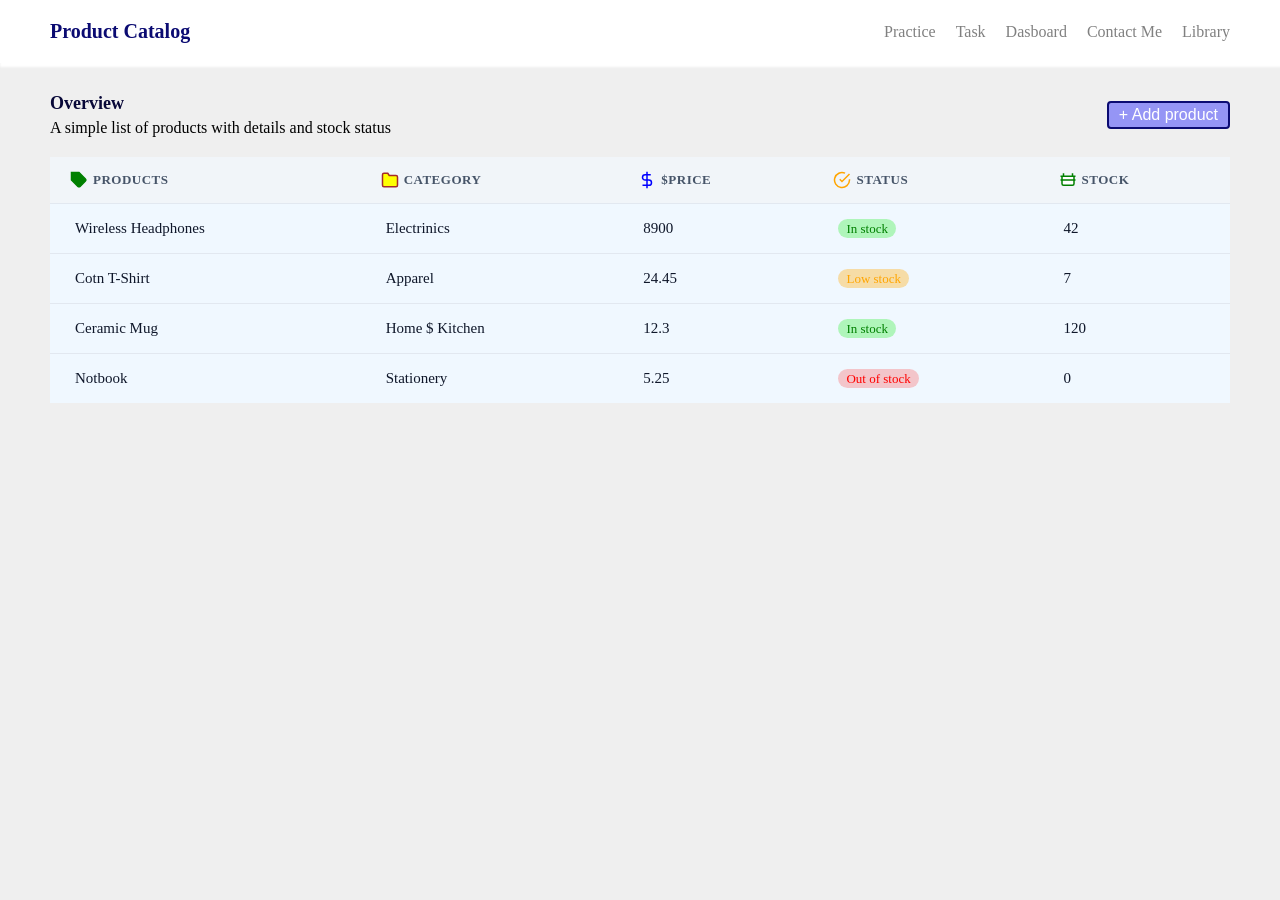
<file: index.html>
<!DOCTYPE html>
<html lang="en">

<head>
    <meta charset="UTF-8">
    <meta name="viewport" content="width=device-width, initial-scale=1.0">
    <title>Svg icon $ table data</title>
    <link rel="stylesheet" href="./css/index.css">
</head>

<body>
    <header>
        <h1>Product Catalog</h1>
        <nav>
            <ul>
                <li class=""><a href="./html/practice.html">Practice</a></li>
                <li class=""><a href="./html/task.html">Task</a></li>
                <li class="">
                    <a href="./html/dashboard.html">
                        Dasboard
                    </a>
                </li>
                <li class=""><a href="./html/contactForm.html">Contact Me</a></li>
                <li class=""><a href="./html/library.html">Library</a></li>
            </ul>
        </nav>
    </header>

    <main>
        <hgroup>
            <div>
                <h2>Overview</h2>
                <p>A simple list of products with details and stock status</p>
            </div>
            <button>
                + Add product
            </button>
        </hgroup>
        <section>
            <table>
                <thead>
                    <tr>
                        <th>
                            <span class="title">
                                <svg width="18" height="18" margin-top="2px" viewBox="0 0 24 24" fill="green"
                                    stroke="green" stroke-width="2">
                                    <path
                                        d="M20.59 13.41l-7.17 7.17a2 2 0 0 1-2.83 0L2 12V2h10l8.59 8.59a2 2 0 0 1 0 2.82z" />
                                    <line x1="7" y1="7" x2="7.01" y2="7" />
                                </svg>
                                Products
                            </span>
                        </th>
                        <th>
                            <span class="title">
                                <svg width="18" height="18" viewBox="0 0 24 24" fill="yellow" stroke="brown"
                                    stroke-width="2">
                                    <path
                                        d="M22 19a2 2 0 0 1-2 2H4a2 2 0 0 1-2-2V5a2 2 0 0 1 2-2h5l2 3h9a2 2 0 0 1 2 2z" />
                                </svg>
                                Category
                            </span>

                        </th>
                        <th>
                            <span class="title">
                                <svg width="18" height="18" viewBox="0 0 24 24" fill="none" stroke="blue"
                                    stroke-width="2">
                                    <line x1="12" y1="1" x2="12" y2="23" />
                                    <path d="M17 5H9.5a3.5 3.5 0 0 0 0 7h5a3.5 3.5 0 0 1 0 7H6" />
                                </svg>
                                $Price
                            </span>

                        </th>
                        <th>
                            <span class="title">
                                <svg width="18" height="18" viewBox="0 0 24 24" fill="none" stroke="orange"
                                    stroke-width="2">
                                    <path d="M22 11.08V12a10 10 0 1 1-5.93-9.14" />
                                    <path d="M22 4L12 14.01l-3-3" />
                                </svg>
                                Status
                            </span>

                        </th>
                        <th>
                            <span class="title">
                                <svg width="18" height="18" viewBox="0 0 24 24" fill="white" stroke="green"
                                    stroke-width="2">
                                    <path d="M2 7h20M2 12h20M6 3v4M18 3v4M4 7v10a2 2 0 0 0 2 2h12a2 2 0 0 0 2-2V7" />
                                </svg>
                                Stock
                            </span>

                        </th>
                    </tr>
                </thead>
                <tbody>
                    <tr>
                        <td>Wireless Headphones</td>
                        <td>Electrinics</td>
                        <td>8900</td>
                        <td> <span class="instock">In stock</span></td>
                        <td>42</td>
                    </tr>
                    <tr>
                        <td>Cotn T-Shirt</td>
                        <td>Apparel</td>
                        <td>24.45</td>
                        <td><span class="lowstock">Low stock</span></td>
                        <td>7</td>
                    </tr>
                    <tr>
                        <td>Ceramic Mug</td>
                        <td>Home $ Kitchen</td>
                        <td>12.3</td>
                        <td> <span class="instock">In stock</span></td>
                        <td>120</td>
                    </tr>
                    <tr>
                        <td>Notbook</td>
                        <td>Stationery</td>
                        <td>5.25</td>
                        <td><span class="out">Out of stock</span></td>
                        <td>0</td>
                    </tr>
                </tbody>
            </table>
        </section>
    </main>
</body>

</html>
</file>
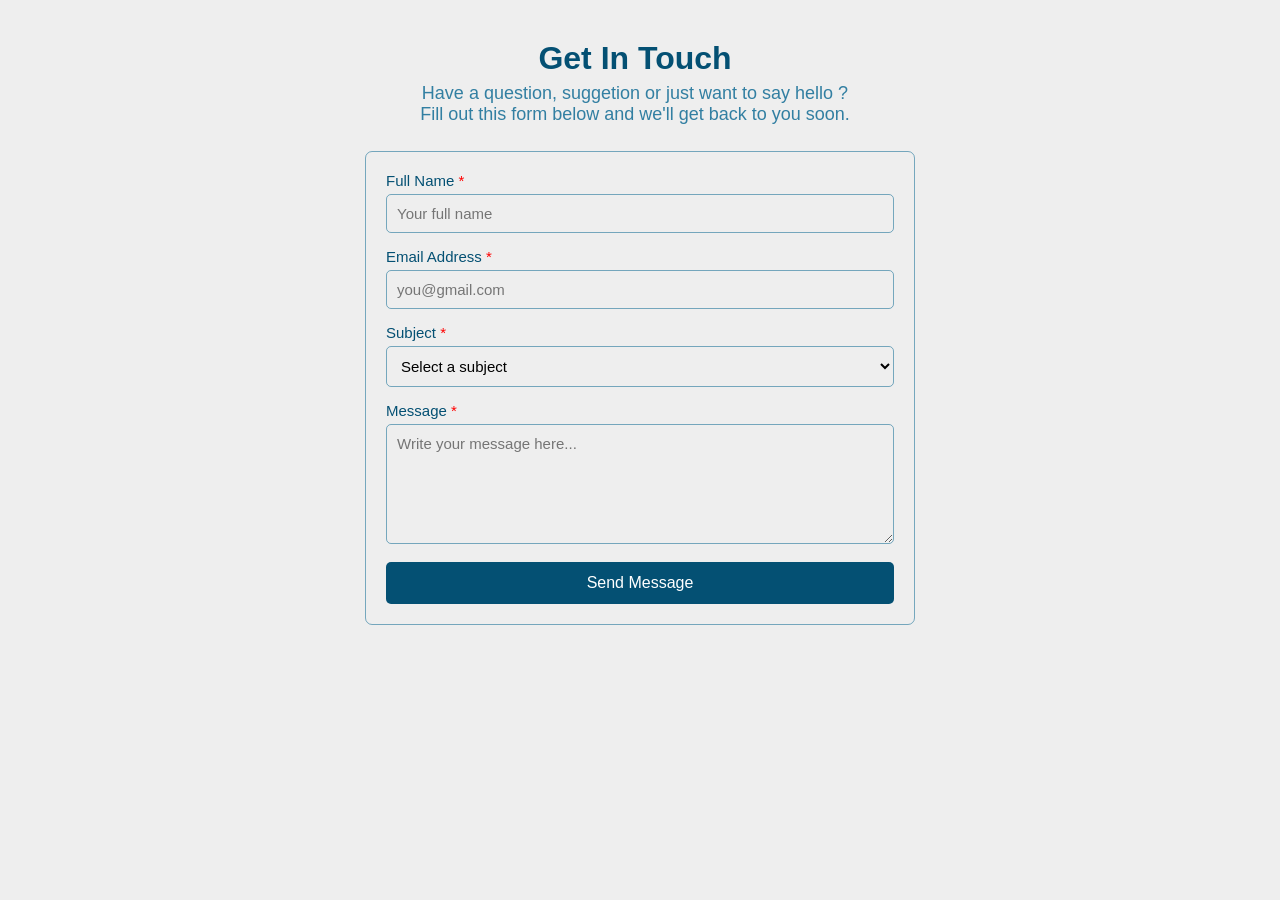
<file: html/contactForm.html>
<!DOCTYPE html>
<html lang="en">

<head>
    <meta charset="UTF-8">
    <meta name="viewport" content="width=device-width, initial-scale=1.0">
    <title>Contact Form</title>
    <link rel="stylesheet" href="../css/contactForm.css">
</head>

<body>
    <header>
        <h1>Get In Touch</h1>
        <p>Have a question, suggetion or just want to say hello ? Fill out this form below and we'll get back to you
            soon.</p>
    </header>

    <main>
        <form action="" method="">
            <div id="form-Container">
                <label for="names">
                    Full Name <span class="required">*</span>
                    <input name="names" id="names" type="text" placeholder="Your full name" required>
                    <small class="error">Your name is required please enter your names!</small>
                </label>

                <label for="email">
                    Email Address <span class="required">*</span>
                    <input type="email" name="email" id="email" placeholder="you@gmail.com"
                        pattern="[a-zA-Z0-9._%+-]+@gmail\.com"
                        title="Please enter a valid Gmail address, such as example@gmail.com" required>
                    <small class="error">Please enter valid email including @ symbols</small>
                </label>

                <label for="subject">
                    Subject <span class="required">*</span>
                    <select name="subject" id="subject" required>
                        <option value="" disabled selected>Select a subject</option>
                        <option value="hello">Say hello</option>
                        <option value="help">Need help?</option>
                        <option value="suggestions">Have suggestions?</option>
                    </select>
                </label>

                <label for="message">
                    Message <span class="required">*</span>
                    <textarea name="message" id="message" minlength="20" maxlength="60"
                        placeholder="Write your message here..." required></textarea>
                    <small class="error">Your message must be between 20 and 60 characters long.</small>
                </label>

                <button type="submit"><i>Send Message</i></button>
            </div>
        </form>
    </main>
    <script>
        const form = document.querySelector("form");

        const fields = form.querySelectorAll("input, select, textarea");


        fields.forEach((field) => {
            const savedValue = localStorage.getItem(field.name);

            if (savedValue !== null) {
                field.value = savedValue;
            }
        });

        fields.forEach((field) => {
            field.addEventListener("input", saveField);
            field.addEventListener("change", saveField);
        });

        function saveField(event) {
            localStorage.setItem(
                event.target.name,
                event.target.value
            );
        }

        form.addEventListener("submit", () => {
            fields.forEach((field) => {
                localStorage.removeItem(field.name);
            });
        });
    </script>
</body>

</html>
</file>
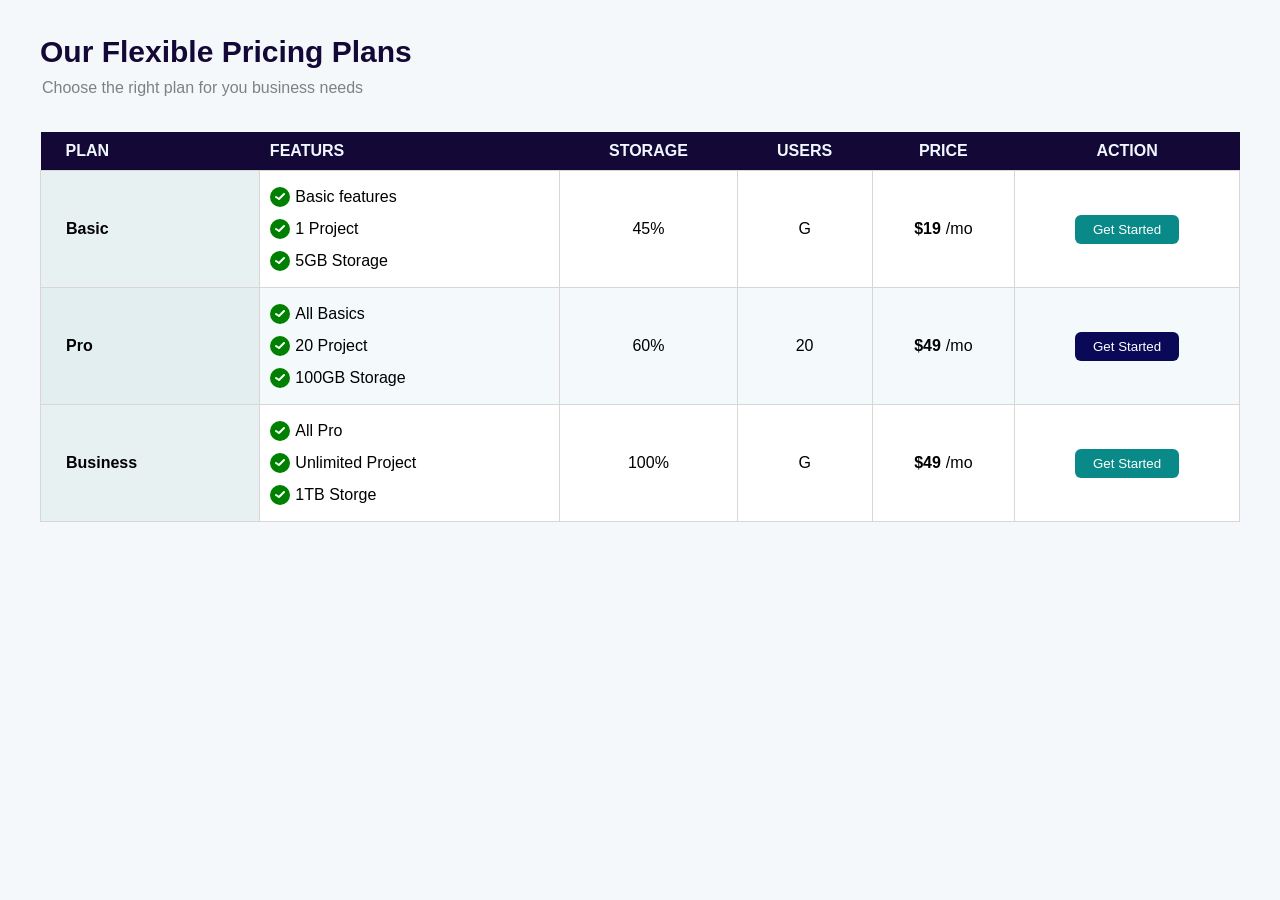
<file: html/practice.html>
<!DOCTYPE html>
<html lang="en">

<head>
    <meta charset="UTF-8">
    <meta name="viewport" content="width=device-width, initial-scale=1.0">
    <title>Icon-Labeled Pricing Table</title>
    <link rel="stylesheet" href="../css/practice.css">
</head>

<body>
    <header>
        <div>
            <h1>Our Flexible Pricing Plans</h1>
            <p>Choose the right plan for you business needs</p>
        </div>
    </header>

    <main>
        <table>
            <thead>
                <tr>
                    <th>PLAN</th>
                    <th>FEATURS</th>
                    <th>STORAGE</th>
                    <th>USERS</th>
                    <th>PRICE</th>
                    <th>ACTION</th>
                </tr>
            </thead>
            <tbody>
                <tr>
                    <td>Basic</td>
                    <td>
                        <div>
                            <svg width="20" height="20" viewBox="0 0 20 20">
                                <circle r="10" cx="10" cy="10" fill="green" />
                                <path d="M6 10 9 12 L14 7" stroke="white" fill="none" stroke-lineCap="round"
                                    stroke-width="2" stroke-linejoin="round" />
                            </svg>
                            <span>Basic features</span>
                        </div>
                        <div>
                            <svg width="20" height="20" viewBox="0 0 20 20">
                                <circle r="10" cx="10" cy="10" fill="green" />
                                <path d="M6 10 9 12 L14 7" stroke="white" fill="none" stroke-lineCap="round"
                                    stroke-width="2" stroke-linejoin="round" />
                            </svg>
                            <span>1 Project</span>
                        </div>
                        <div>
                            <svg width="20" height="20" viewBox="0 0 20 20">
                                <circle r="10" cx="10" cy="10" fill="green" />
                                <path d="M6 10 9 12 L14 7" stroke="white" fill="none" stroke-lineCap="round"
                                    stroke-width="2" stroke-linejoin="round" />
                            </svg>
                            <span>5GB Storage</span>
                        </div>
                    </td>
                    <td>45%</td>
                    <td>G</td>
                    <td>
                        <div>
                            <p>$19</p>
                            <span>/mo</span>
                        </div>

                    </td>
                    <td>
                        <button>Get Started</button>
                    </td>
                </tr>
                <tr>
                    <td>Pro</td>
                    <td>
                        <div>
                            <svg width="20" height="20" viewBox="0 0 20 20">
                                <circle r="10" cx="10" cy="10" fill="green" />
                                <path d="M6 10 9 12 L14 7" stroke="white" fill="none" stroke-lineCap="round"
                                    stroke-width="2" stroke-linejoin="round" />
                            </svg>
                            <span>All Basics</span>
                        </div>
                        <div>
                            <svg width="20" height="20" viewBox="0 0 20 20">
                                <circle r="10" cx="10" cy="10" fill="green" />
                                <path d="M6 10 9 12 L14 7" stroke="white" fill="none" stroke-lineCap="round"
                                    stroke-width="2" stroke-linejoin="round" />
                            </svg>
                            <span>20 Project</span>
                        </div>
                        <div>
                            <svg width="20" height="20" viewBox="0 0 20 20">
                                <circle r="10" cx="10" cy="10" fill="green" />
                                <path d="M6 10 9 12 L14 7" stroke="white" fill="none" stroke-lineCap="round"
                                    stroke-width="2" stroke-linejoin="round" />
                            </svg>
                            <span>100GB Storage</span>
                        </div>
                    </td>
                    <td>60%</td>
                    <td>20</td>
                    <td>
                        <div>
                            <p>$49</p>
                            <span>/mo</span>
                        </div>

                    </td>
                    <td>
                        <button>Get Started</button>
                    </td>
                </tr>
                <tr>
                    <td>Business</td>
                    <td>
                        <div>
                            <svg width="20" height="20" viewBox="0 0 20 20">
                                <circle r="10" cx="10" cy="10" fill="green" />
                                <path d="M6 10 9 12 L14 7" stroke="white" fill="none" stroke-lineCap="round"
                                    stroke-width="2" stroke-linejoin="round" />
                            </svg>
                            <span>All Pro</span>
                        </div>
                        <div>
                            <svg width="20" height="20" viewBox="0 0 20 20">
                                <circle r="10" cx="10" cy="10" fill="green" />
                                <path d="M6 10 9 12 L14 7" stroke="white" fill="none" stroke-lineCap="round"
                                    stroke-width="2" stroke-linejoin="round" />
                            </svg>
                            <span>Unlimited Project</span>
                        </div>
                        <div>
                            <svg width="20" height="20" viewBox="0 0 20 20">
                                <circle r="10" cx="10" cy="10" fill="green" />
                                <path d="M6 10 9 12 L14 7" stroke="white" fill="none" stroke-lineCap="round"
                                    stroke-width="2" stroke-linejoin="round" />
                            </svg>
                            <span>1TB Storge</span>
                        </div>
                    </td>
                    <td>100%</td>
                    <td>G</td>
                    <td>
                        <div>
                            <p>$49</p>
                            <span>/mo</span>
                        </div>
                    </td>
                    <td>
                        <button>Get Started</button>
                    </td>
                </tr>
            </tbody>
        </table>
    </main>
</body>

</html>
</file>
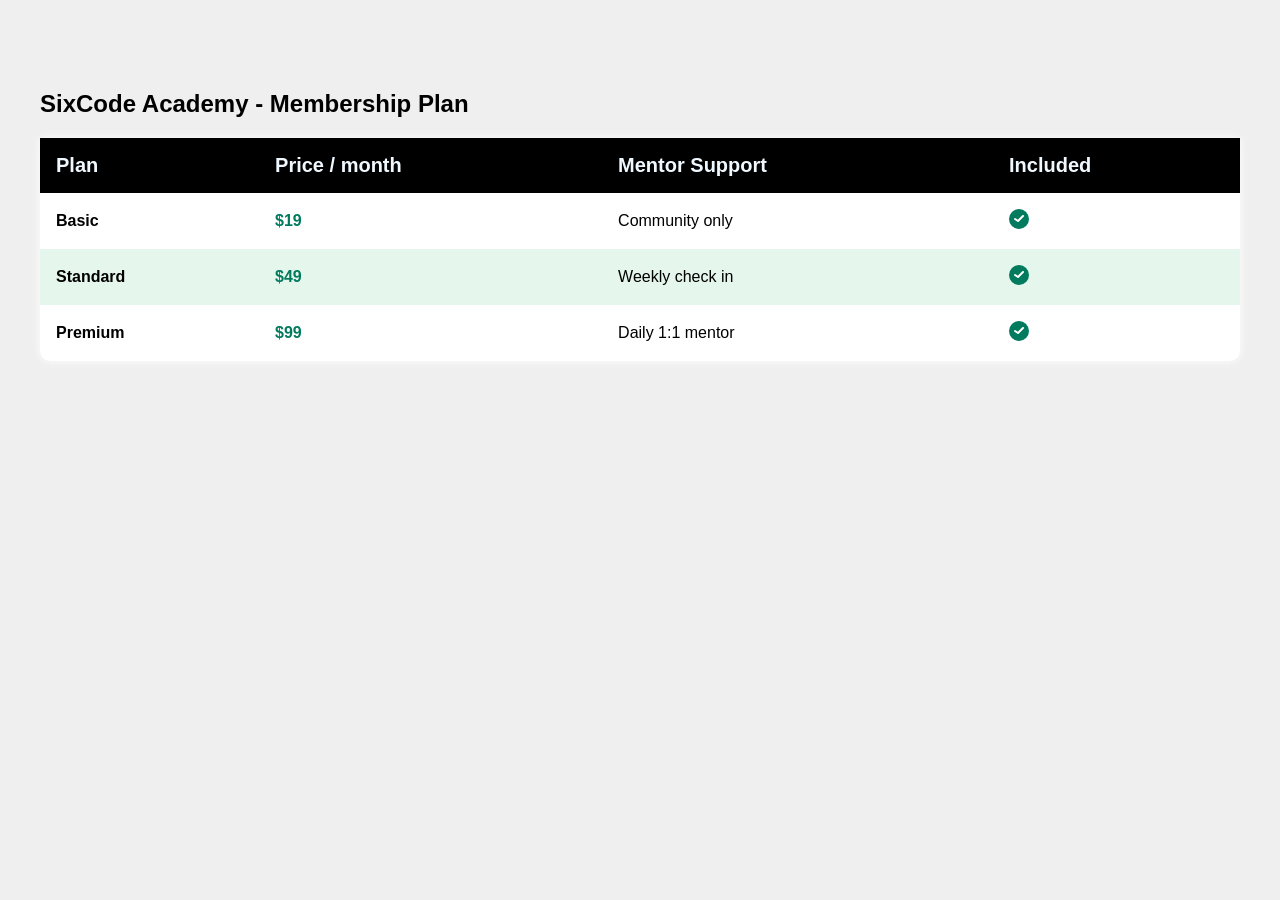
<file: html/task.html>
<!DOCTYPE html>
<html lang="en">

<head>
    <meta charset="UTF-8">
    <meta name="viewport" content="width=device-width, initial-scale=1.0">
    <title>Completed Task</title>
    <link rel="stylesheet" href="../css/task.css">
</head>

<body>
    <header>
        <div>
            <h1>SixCode Academy - Membership Plan</h1>
        </div>
    </header>

    <main>
        <table>
            <thead>
                <tr>
                    <th>Plan</th>
                    <th>Price / month</th>
                    <th>Mentor Support</th>
                    <th>Included</th>
                </tr>
            </thead>

            <tbody>
                <tr>
                    <td>Basic</td>
                    <td>$19</td>
                    <td>Community only</td>
                    <td>
                        <svg class="icon" width="20" height="20" viewBox="0 0 20 20">
                            <circle r="10" cx="10" cy="10" fill="rgb(2, 122, 94)" />
                            <path d="M6 10 9 12 L14 7" stroke="white" fill="none" stroke-lineCap="round"
                                stroke-width="2" stroke-linejoin="round" />
                        </svg>
                    </td>
                </tr>

                <tr>
                    <td>Standard</td>
                    <td>$49</td>
                    <td>Weekly check in</td>
                    <td>
                        <svg class="icon" width="20" height="20" viewBox="0 0 20 20">
                            <circle r="10" cx="10" cy="10" fill="rgb(2, 122, 94)" />
                            <path d="M6 10 9 12 L14 7" stroke="white" fill="none" stroke-lineCap="round"
                                stroke-width="2" stroke-linejoin="round" />
                        </svg>
                    </td>
                </tr>

                <tr>
                    <td>Premium</td>
                    <td>$99</td>
                    <td>Daily 1:1 mentor</td>
                    <td>
                        <svg class="icon" width="20" height="20" viewBox="0 0 20 20">
                            <circle r="10" cx="10" cy="10" fill="rgb(2, 122, 94)" />
                            <path d="M6 10 9 12 L14 7" stroke="white" fill="none" stroke-lineCap="round"
                                stroke-width="2" stroke-linejoin="round" />
                        </svg>
                    </td>
                </tr>
            </tbody>
        </table>
    </main>
</body>

</html>
</file>
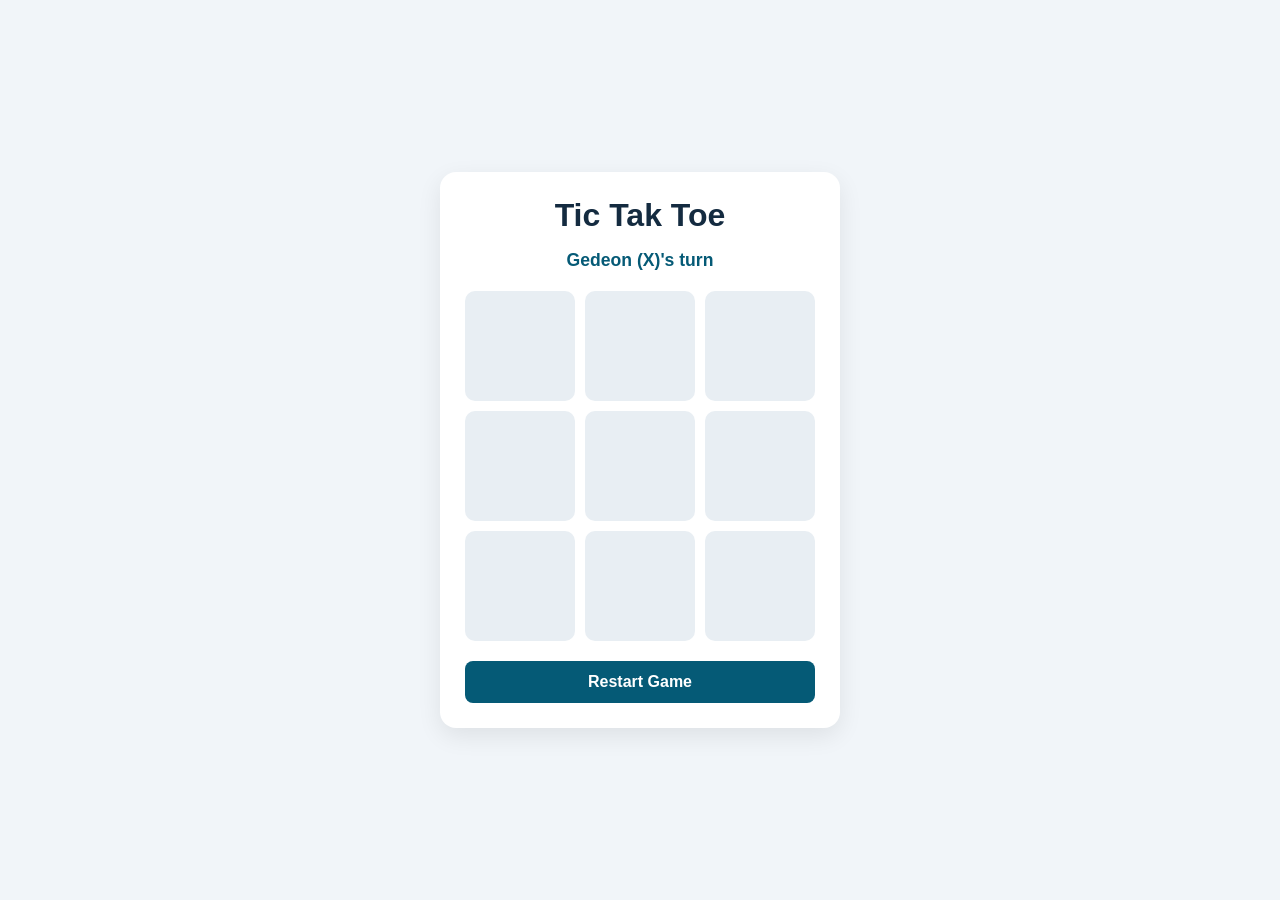
<file: html/ticTak.html>
<!DOCTYPE html>
<html lang="en">

<head>
    <meta charset="UTF-8">
    <meta name="viewport" content="width=device-width, initial-scale=1.0">
    <title>Game</title>
    <link rel="stylesheet" href="../css/ticTak.css">
</head>

<body>
    <main>
        <h1>Tic Tak Toe</h1>
        <p id="status">Player X's turn</p>
        <div>
            <button class="cell" data-index="0"></button>
            <button class="cell" data-index="1"></button>
            <button class="cell" data-index="2"></button>
            <button class="cell" data-index="3"></button>
            <button class="cell" data-index="4"></button>
            <button class="cell" data-index="5"></button>
            <button class="cell" data-index="6"></button>
            <button class="cell" data-index="7"></button>
            <button class="cell" data-index="8"></button>
        </div>
        <button id="restart-btn">Restart Game</button>
    </main>
    <script src="../javascripty/ticTak.js"></script>
</body>

</html>
</file>
<file: css/index.css>
*,
::after,
::before {
    box-sizing: border-box;
    margin: 0;
    padding: 0;
}

body {
    background-color: #eeee;
}

header {
    background-color: white;
    box-shadow: 2px 2px 2px 2px white;
    display: flex;
    justify-content: space-between;
    align-items: center;
    padding: 20px 50px;
}

header h1 {
    font-size: 20px;
    font-weight: bold;
    color: rgb(11, 11, 114);
}

h2 {
    font-size: 18px;
    font-weight: bold;
    color: rgb(8, 8, 56);
    padding-bottom: 5px;
}

ul {
    display: flex;
    justify-content: center;
    align-items: center;
    gap: 20px;
}

li {
    list-style: none;
}

li:hover {
    color: rgb(11, 11, 114);
}

li a {
    text-decoration: none;
    color: gray;
    cursor: pointer;
    display: flex;
    align-items: center;
}

.title {
    display: flex;
    justify-content: start;
    align-items: center;
    gap: 5px
}

main {
    padding: 10px 50px;
}

hgroup {
    display: flex;
    justify-content: space-between;
    align-items: center;
    padding: 20px 0;
}

hgroup button {
    padding: 3px 10px;
    font-size: 16px;
    border: 2px rgb(11, 11, 114) solid;
    background-color: rgba(0, 0, 255, 0.377);
    color: white;
    border-radius: 4px;
}

table {
    width: 100%;
    border-collapse: collapse;
}

thead {
    background: #f1f5f9;
    text-align: left;
}

tbody {
    background-color: aliceblue;
}

th {
    padding: 14px 20px;
    font-weight: 600;
    font-size: 13px;
    color: #475569;
    letter-spacing: 0.5px;
    text-transform: uppercase;
}

tbody tr:hover {
    background: #f8fafc;
}

td {
    padding: 16px 25px;
    border-top: 1px solid #e2e8f0;
    font-size: 15px;
    color: #0f172a;
}

.instock {
    background-color: rgba(3, 235, 3, 0.271);
    color: green;
    padding: 2.3px 8px;
    border-radius: 10px;
    font-size: 13px;
}

.lowstock {
    background-color: rgba(255, 166, 0, 0.349);
    color: orange;
    padding: 2.3px 8px;
    border-radius: 10px;
    font-size: 13px;
}

.out {
    background-color: rgba(255, 0, 0, 0.209);
    color: red;
    padding: 2.3px 8px;
    border-radius: 10px;
    font-size: 13px;
}

@media (max-width:783px) {
    td {
        padding: 16px 15px;
        border-top: 1px solid #e2e8f0;
        font-size: 15px;
        color: #0f172a;
    }

    .instock {
        background-color: rgba(3, 235, 3, 0.271);
        color: green;
        padding: 2px 4px;
        border-radius: 10px;
        font-size: 10px;
    }

    .lowstock {
        background-color: rgba(255, 166, 0, 0.349);
        color: orange;
        padding: 2px 4px;
        border-radius: 10px;
        font-size: 10px;
    }

    .out {
        background-color: rgba(255, 0, 0, 0.209);
        color: red;
        padding: 2px 4px;
        border-radius: 10px;
        font-size: 10px;
    }
}

@media(max-width:665px) {
    main {
        padding: 10px 15px;
    }

    header {
        background-color: white;
        box-shadow: 2px 2px 2px 2px white;
        display: flex;
        justify-content: space-between;
        align-items: center;
        padding: 20px 15px;
    }

    ul {
        display: flex;
        justify-content: center;
        align-items: center;
        gap: 10px;
    }

    section {
        overflow-x: auto;
        scrollbar-width: 2px;
    }

    hgroup {
        display: flex;
        flex-direction: column;
        gap: 10px;
        align-items: start;
    }

    hgroup div p {
        width: 100%;
    }
}
</file>
<file: css/contactForm.css>
*,
*::before,
*::after {
    box-sizing: border-box;
    margin: 0;
    padding: 0;
}

body {
    min-height: 100vh;
    background-color: #eeeeee;
    font-family: Arial, sans-serif;
    display: flex;
    flex-direction: column;
    align-items: center;
    gap: 6px;
}

header {
    width: 100%;
    display: flex;
    flex-direction: column;
    justify-content: center;
    align-items: center;
    gap: 6px;
    padding: 40px 10px 0 0;
}

header h1 {
    color: rgb(4, 80, 115);
    text-align: center;
}

header p {
    width: clamp(0px, 100%, 430px);
    font-size: 18px;
    color: rgba(3, 99, 143, 0.8);
    text-align: center;
}

main {
    width: 100%;
    display: flex;
    justify-content: center;
    padding: 20px 10px;
}

main form {
    width: clamp(0px, 100%, 550px);
    border: 1px solid rgba(3, 99, 143, 0.514);
    padding: 20px;
    border-radius: 7px;
}

#form-Container {
    display: flex;
    flex-direction: column;
    gap: 15px;
}

main form label {
    color: rgb(4, 80, 115);
    font-size: 15px;
}

main form input,
main form select,
main form textarea {
    width: 100%;
    min-width: 0;
    padding: 10px;
    border: 1px solid rgba(3, 99, 143, 0.514);
    border-radius: 5px;
    outline: none;
    font: inherit;
    background-color: transparent;
    margin-top: 5px;
}

main form input:focus,
main form select:focus,
main form textarea:focus {
    border-color: rgb(4, 80, 115);
    box-shadow: 0 0 4px rgba(3, 99, 143, 0.3);
}

main form textarea {
    min-height: 120px;
    resize: vertical;
}

.required {
    color: red;
}

main form button {
    width: 100%;
    padding: 12px;
    border: none;
    border-radius: 5px;
    background-color: rgb(4, 80, 115);
    color: white;
    font-size: 16px;
    cursor: pointer;
    transition: background-color 0.3s ease;
}

main form button:hover {
    background-color: rgb(3, 62, 90);
}

main form button i {
    font-style: normal;
}

@media (max-width: 350px) {
    main form {
        padding: 12px;
    }

    header p {
        font-size: 16px;
    }
}

input:valid,
textarea:valid {
    background-color: white;
}

.error {
    display: none;
    color: red;
}


main form input:user-invalid,
main form select:user-invalid,
main form textarea:user-invalid {
    border-color: red;
}


main form input:user-invalid+.error,
main form select:user-invalid+.error,
main form textarea:user-invalid+.error {
    display: block;
}

main form input:user-valid,
main form select:user-valid,
main form textarea:user-valid {
    border-color: green;
}

textarea:user-invalid:placeholder-shown+.error-required {
    display: block;
}


textarea:user-invalid:not(:placeholder-shown)+.error-required {
    display: none;
}

textarea:user-invalid:not(:placeholder-shown)+.error-required~.error-minlength {
    display: block;
}

main form input:user-invalid+.error {
    display: block;
}

main form input:user-invalid {
    border-color: red;
}

main form input:user-valid {
    border-color: green;
}
</file>
<file: css/practice.css>
*,
::after,
::before {
    box-sizing: border-box;
    margin: 0;
    padding: 0;
}

body {
    background-color: #e7f1f573;
    font-family: Arial, sans-serif;
}

header {
    display: flex;
    justify-content: center;
    align-items: center;
    padding: 35px 0;
}

header div {
    width: clamp(600px, 100%, 1200px);
}

header div h1 {
    font-size: 30px;
    color: rgb(19, 8, 54);
    font-weight: bold;
    padding-bottom: 10px;
}

header div p {
    color: gray;
    font-size: 16px;
    padding-left: 2px;
}


main {
    display: flex;
    justify-content: center;
    align-items: center;
}

table {
    width: clamp(600px, 100%, 1200px);
    border-collapse: collapse;

}

thead tr {
    background-color: rgb(19, 8, 54);

}

thead>tr>th {
    color: aliceblue;
    padding: 10px;
    text-align: center;
}

thead tr th:nth-child(-n + 2) {
    text-align: left;
}

thead tr th:first-child {
    padding: 10px 25px;
}

tbody {
    background-color: white;
}


tbody tr td {
    padding: 10px;
    border: 1px solid rgb(219, 214, 214);
    text-align: center;
}

tbody tr td div {
    display: flex;
    align-items: center;
    padding: 6px 0;
    gap: 5px;
}

tbody tr:nth-child(even) {
    background-color: #e7f1f573;
}

tbody tr:hover {
    background-color: rgba(204, 225, 227, 0.462);
}

tbody tr td:first-child {
    background-color: rgba(204, 225, 227, 0.462);
    font-weight: bold;
    text-align: left;
    padding: 10px 25px;
}

@media (min-width: 481px) and (max-width: 768px) {
    header {
        padding: 18px 12px;
    }

    main {
        padding: 5px 12px 20px;
    }

    table {
        min-width: 600px;
    }

    thead>tr>th,
    tbody tr td {
        padding: 9px 8px;
        font-size: 14px;
    }

    tbody tr td div span {
        font-size: 10px;
    }
}

tbody tr td:last-child button {
    background-color: rgb(10, 137, 137);
    padding: 7px 18px;
    border: none;
    border-radius: 6px;
    color: white;
}

tbody tr:nth-child(even) td button {
    background-color: rgb(9, 9, 88);
    color: white;
}

tbody tr td:nth-child(5) div {
    display: flex;
    justify-content: center;
    align-items: center;
}

tbody tr td:nth-child(5) div p {
    font-weight: bold;
}
</file>
<file: css/task.css>
*,
::after,
::before {
    box-sizing: border-box;
    margin: 0;
    padding: 0;
}

body {
    background-color: #eeee;
    font-family: Arial, sans-serif;
    padding: 10vh 0;
}

header {
    display: flex;
    justify-content: center;
    align-items: center;
    padding: 0 10px;
}

.icon {
    cursor: pointer;
}

header div {
    width: clamp(600px, 100%, 1200px);
}

header div h1 {
    color: black;
    font-weight: bold;
    padding-bottom: 10px;
    font-size: clamp(16px, 2vw, 24px);
}

main {
    display: flex;
    justify-content: center;
    align-items: center;
    padding: 10px;
}

table {
    width: clamp(600px, 100%, 1200px);
    border-collapse: separate;
    border-spacing: 0;
    border-radius: 0 0 10px 10px;
    overflow: hidden;
    box-shadow: 0 0 10px white;
}

thead tr {
    background-color: black;

}

thead>tr>th {
    color: aliceblue;
    padding: 16px;
    text-align: left;
    font-size: clamp(10px, 2vw, 20px);
}

tbody {
    background-color: white;
    box-shadow: 2px 2px 2px whitesmoke;
    border-radius: 10px;
}

tbody tr td {
    padding: 16px;
    font-size: clamp(10px, 2vw, 16px);
}

tbody tr:nth-child(even) {
    background-color: #79cd9d31;
}

tbody tr:hover {
    background-color: rgba(216, 230, 231, 0.462);
}

tbody tr td:nth-child(1) {
    font-weight: bold;
}

tbody tr td:nth-child(2) {
    color: rgb(2, 122, 94);
    font-weight: 700;
}
</file>
<file: css/ticTak.css>
*,
*::before,
*::after {
    box-sizing: border-box;
    margin: 0;
    padding: 0;
}

body {
    min-height: 100vh;
    display: flex;
    justify-content: center;
    align-items: center;
    padding: 20px;
    font-family: Arial, sans-serif;
    background-color: #f1f5f9;
}

main {
    width: min(100%, 400px);
    padding: 25px;
    text-align: center;
    background-color: white;
    border-radius: 16px;
    box-shadow: 0 8px 25px #00000015;
}

h1 {
    margin-bottom: 16px;
    color: #142b40;
}

p {
    margin-bottom: 20px;
    font-size: 1.1rem;
    font-weight: bold;
    color: #055a76;
}

main div {
    display: grid;
    grid-template-columns: repeat(3, minmax(0, 1fr));
    gap: 10px;
    margin-bottom: 20px;
}

main div button {
    aspect-ratio: 1;
    border: none;
    border-radius: 10px;
    background-color: #e8eef3;
    font-size: clamp(2rem, 10vw, 3.5rem);
    font-weight: bold;
    color: #142b40;
    cursor: pointer;
    transition: background-color 0.2s;
}

main div button:hover:empty {
    background-color: #d5e2eb;
}

main button {
    width: 100%;
    padding: 12px 20px;
    border: none;
    border-radius: 8px;
    background-color: #055a76;
    color: white;
    font-size: 1rem;
    font-weight: bold;
    cursor: pointer;
}

main button:hover {
    background-color: #03445a;
}

main button:focus-visible,
main button:focus-visible {
    outline: 3px solid #d9a106;
    outline-offset: 3px;
}
</file>
